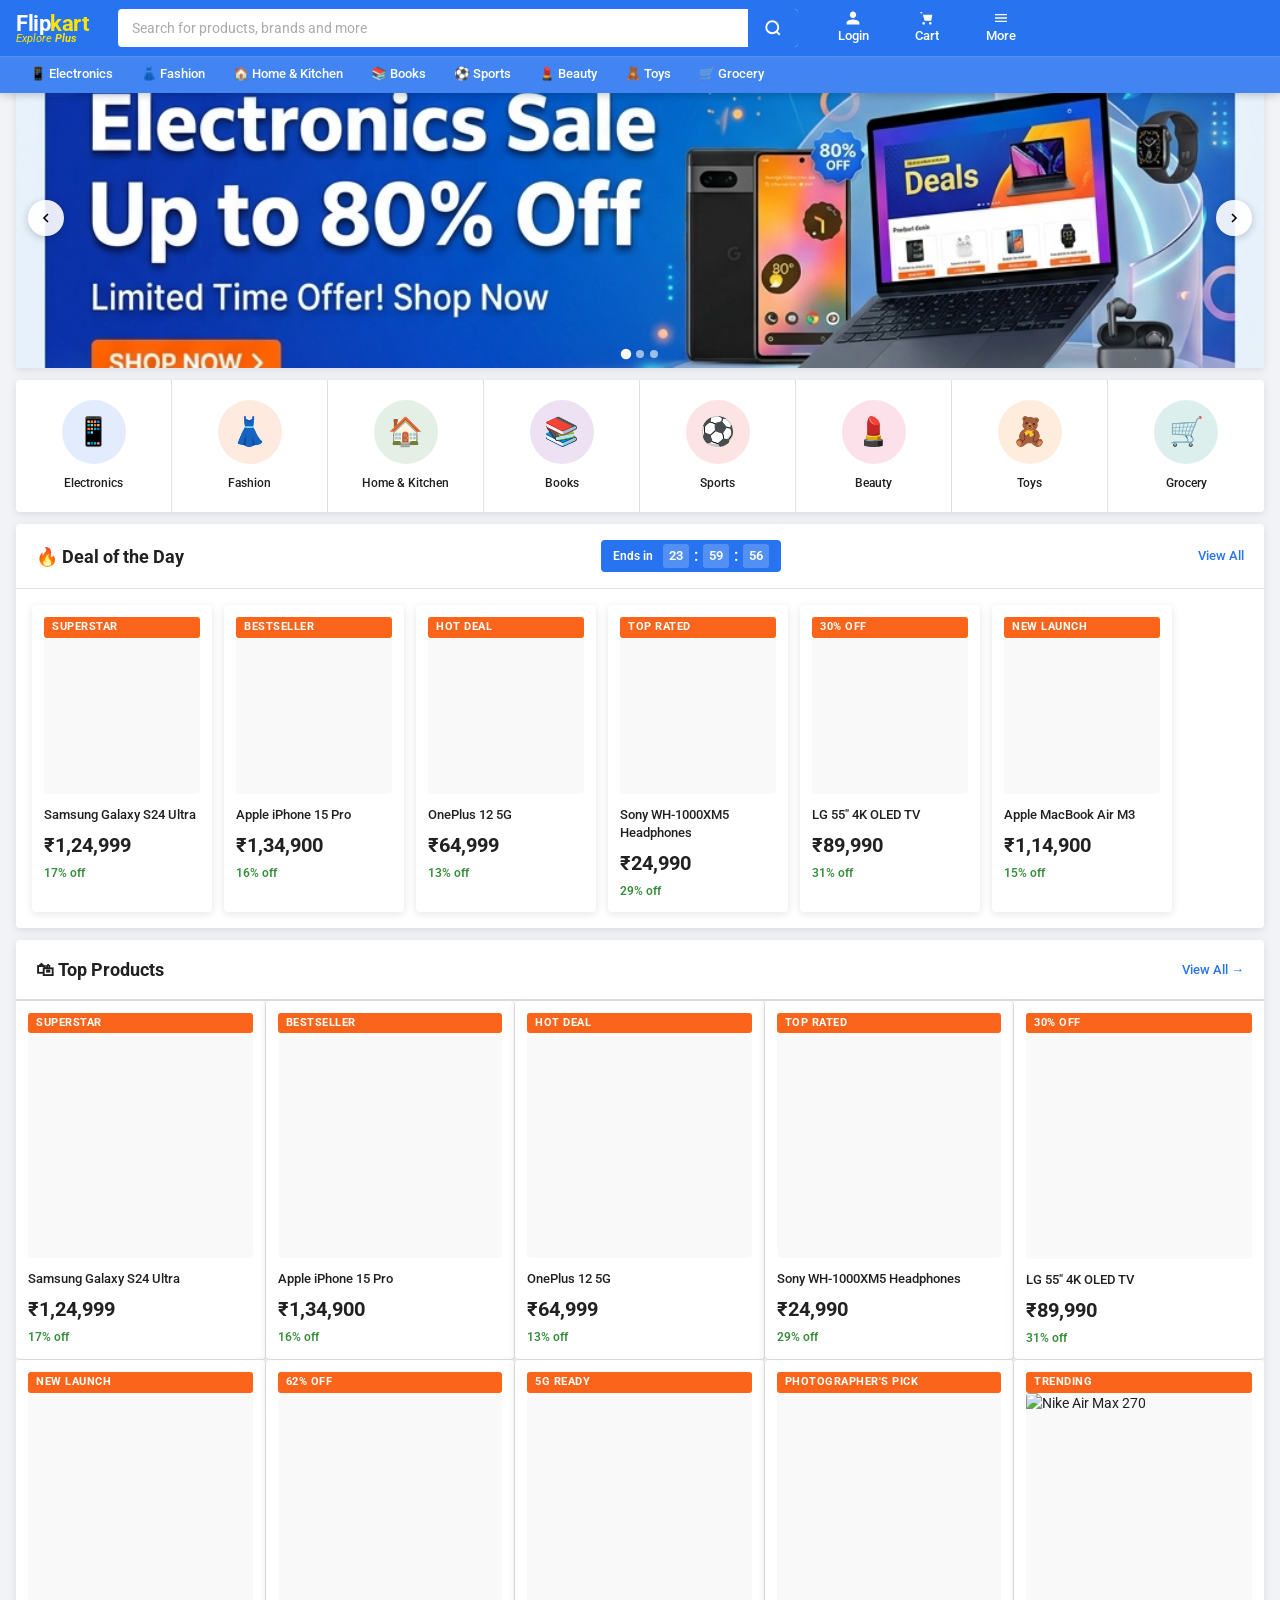
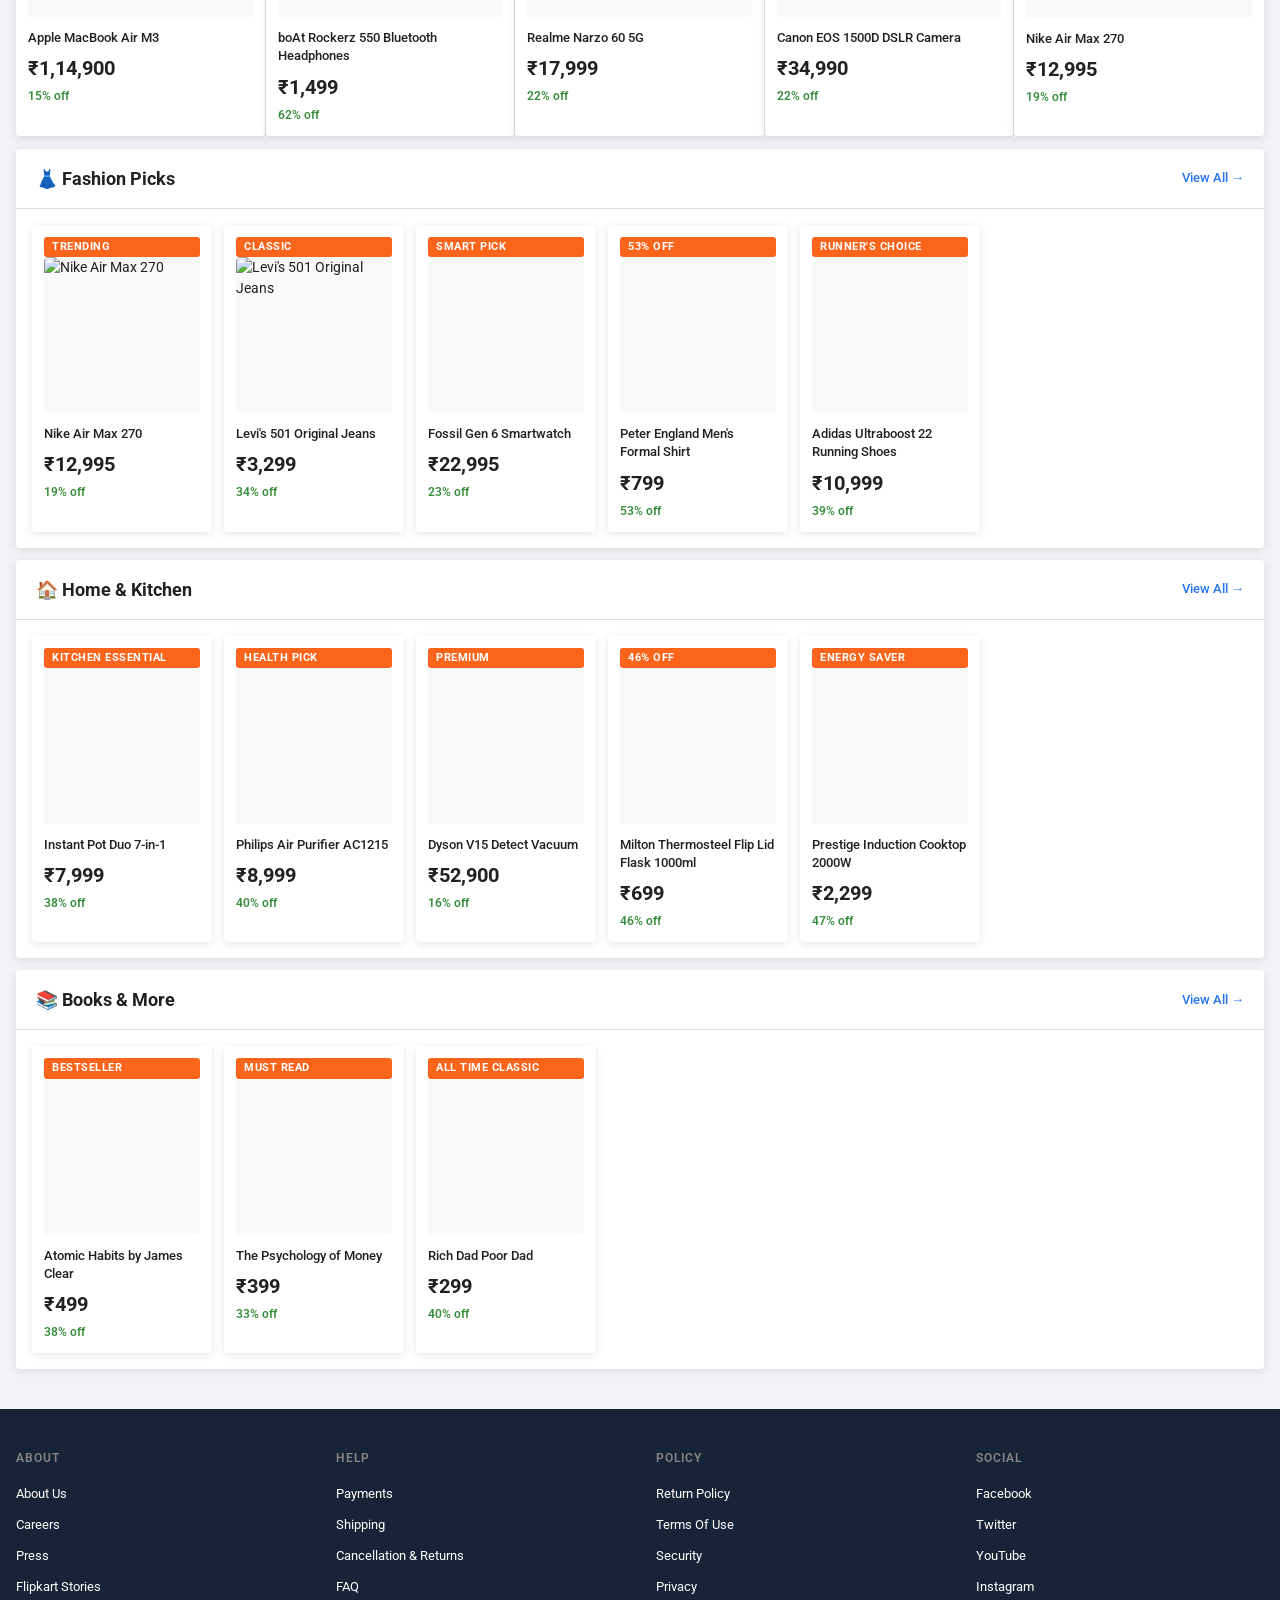
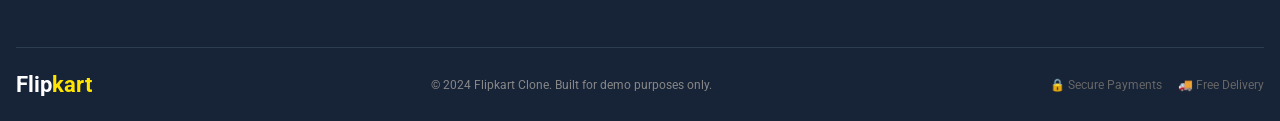
<file: index.html>
<!DOCTYPE html>
<html lang="en">
<head>
  <meta charset="UTF-8" />
  <meta name="viewport" content="width=device-width, initial-scale=1.0" />
  <title>Flipkart — India's Best Online Shopping Platform</title>
  <meta name="description" content="Buy Electronics, Fashion, Home & Kitchen and more at best prices. Free shipping, easy returns and exciting offers on Flipkart." />
  <link rel="stylesheet" href="css/global.css" />
  <link rel="stylesheet" href="css/header.css" />
  <link rel="stylesheet" href="css/home.css" />
</head>
<body>

  <!-- Header -->
  <header id="main-header"></header>

  <!-- Main Content -->
  <main class="page-content">
    <div class="container">

      <!-- Hero Slider -->
      <div class="card home-section hero-slider" id="hero-slider" style="margin-bottom:12px"></div>

      <!-- Categories -->
      <div class="card home-section categories-section">
        <div id="categories-grid" class="categories-grid"></div>
      </div>

      <!-- Deals of the Day -->
      <div class="card home-section deals-section" id="deals-section"></div>

      <!-- Featured Grid -->
      <div class="card home-section" id="featured-grid"></div>

      <!-- Fashion Row -->
      <div class="card home-section" id="fashion-section">
        <div class="section-header">
          <span class="section-title">👗 Fashion Picks</span>
          <a href="category.html?cat=fashion" class="section-link">View All →</a>
        </div>
        <div class="products-scroll" id="fashion-scroll"></div>
      </div>

      <!-- Home & Kitchen Row -->
      <div class="card home-section" id="home-section">
        <div class="section-header">
          <span class="section-title">🏠 Home & Kitchen</span>
          <a href="category.html?cat=home" class="section-link">View All →</a>
        </div>
        <div class="products-scroll" id="home-scroll"></div>
      </div>

      <!-- Books Row -->
      <div class="card home-section" id="books-section">
        <div class="section-header">
          <span class="section-title">📚 Books & More</span>
          <a href="category.html?cat=books" class="section-link">View All →</a>
        </div>
        <div class="products-scroll" id="books-scroll"></div>
      </div>

    </div>
  </main>

  <!-- Footer -->
  <footer id="main-footer"></footer>

  <!-- Toast container -->
  <div id="toast-container"></div>

  <!-- Scripts -->
  <script src="js/data.js"></script>
  <script src="js/cart.js"></script>
  <script src="js/header.js"></script>
  <script src="js/home.js"></script>
  <script>
    // Additional category row sections — use <a> tags for reliable navigation
    document.addEventListener('DOMContentLoaded', () => {
      const sections = [
        { id: 'fashion-scroll', cat: 'fashion' },
        { id: 'home-scroll',    cat: 'home' },
        { id: 'books-scroll',   cat: 'books' },
      ];
      sections.forEach(({ id, cat }) => {
        const el = document.getElementById(id);
        if (!el) return;
        const products = PRODUCTS.filter(p => p.category === cat).slice(0, 6);
        el.innerHTML = products.map(p => productCardHTML(p)).join('');
      });
    });
  </script>
</body>
</html>
</file>
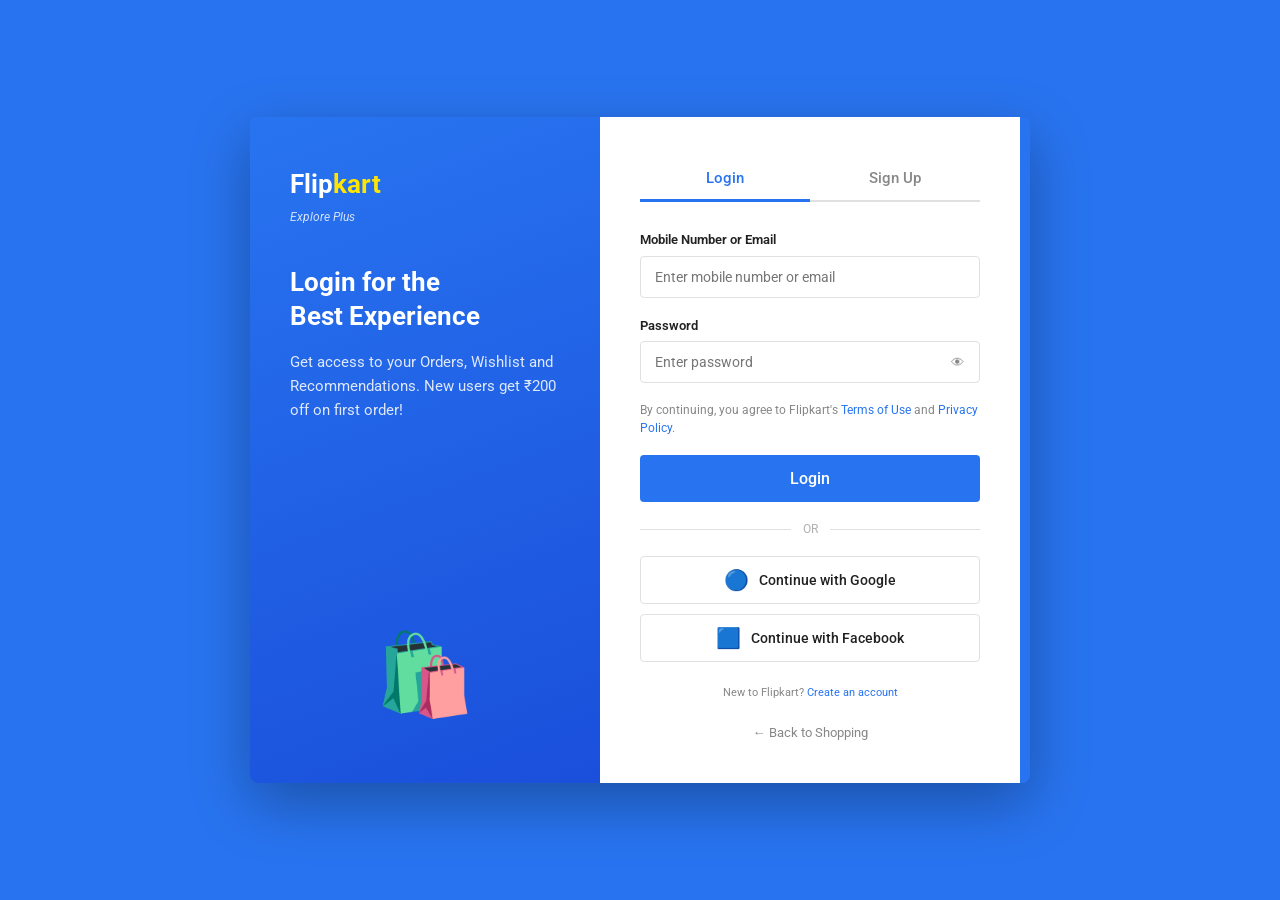
<file: auth.html>
<!DOCTYPE html>
<html lang="en">
<head>
  <meta charset="UTF-8" />
  <meta name="viewport" content="width=device-width, initial-scale=1.0" />
  <title>Login & Signup — Flipkart</title>
  <meta name="description" content="Login or create a new Flipkart account to start shopping." />
  <link rel="stylesheet" href="css/global.css" />
  <link rel="stylesheet" href="css/auth.css" />
</head>
<body>

  <div class="auth-page">
    <div class="auth-container">

      <!-- Left Panel -->
      <div class="auth-left">
        <div class="auth-logo">Flip<span>kart</span></div>
        <div class="auth-logo-tag">Explore Plus</div>
        <h2 class="auth-headline">Login for the<br/>Best Experience</h2>
        <p class="auth-subtext">Get access to your Orders, Wishlist and Recommendations. New users get ₹200 off on first order!</p>
        <div class="auth-illustration">🛍️</div>
      </div>

      <!-- Right Panel -->
      <div class="auth-right">

        <!-- Tabs -->
        <div class="auth-tabs">
          <button class="auth-tab active" id="tab-login">Login</button>
          <button class="auth-tab" id="tab-signup">Sign Up</button>
        </div>

        <!-- Login Form -->
        <div class="auth-form" id="login-form">
          <div class="form-group">
            <label class="form-label" for="login-mobile">Mobile Number or Email</label>
            <input type="text" class="form-input" id="login-mobile" placeholder="Enter mobile number or email" />
            <div class="form-error" id="mobile-error"></div>
          </div>
          <div class="form-group">
            <label class="form-label" for="login-password">Password</label>
            <div class="input-with-btn">
              <input type="password" class="form-input" id="login-password" placeholder="Enter password" />
              <button class="input-toggle-btn toggle-pw" type="button">👁</button>
            </div>
            <div class="form-error" id="pass-error"></div>
          </div>

          <p class="form-hint">By continuing, you agree to Flipkart's <a href="#" style="color:var(--primary)">Terms of Use</a> and <a href="#" style="color:var(--primary)">Privacy Policy</a>.</p>

          <button class="btn btn-primary btn-lg" id="login-submit" style="width:100%">Login</button>

          <div class="form-divider">OR</div>

          <div class="social-auth">
            <button class="social-btn">
              <span class="social-icon">🔵</span> Continue with Google
            </button>
            <button class="social-btn">
              <span class="social-icon">🟦</span> Continue with Facebook
            </button>
          </div>

          <div class="terms-text">
            New to Flipkart? <a href="#" id="goto-signup">Create an account</a>
          </div>
        </div>

        <!-- Signup Form -->
        <div class="auth-form hidden" id="signup-form">

          <!-- Step 1 -->
          <div id="signup-step1">
            <div class="form-group">
              <label class="form-label" for="signup-name">Full Name</label>
              <input type="text" class="form-input" id="signup-name" placeholder="Enter full name" />
              <div class="form-error" id="name-error"></div>
            </div>
            <div class="form-group">
              <label class="form-label" for="signup-mobile">Mobile Number</label>
              <input type="tel" class="form-input" id="signup-mobile" placeholder="10-digit mobile number" maxlength="10" />
              <div class="form-error" id="smobile-error"></div>
            </div>
            <div class="form-group">
              <label class="form-label" for="signup-email">Email Address</label>
              <input type="email" class="form-input" id="signup-email" placeholder="Enter email address" />
              <div class="form-error" id="email-error"></div>
            </div>
            <div class="form-group">
              <label class="form-label" for="signup-password">Password</label>
              <div class="input-with-btn">
                <input type="password" class="form-input" id="signup-password" placeholder="Create a strong password" />
                <button class="input-toggle-btn toggle-pw" type="button">👁</button>
              </div>
              <div class="form-error" id="spass-error"></div>
            </div>
            <button class="btn btn-primary btn-lg" id="signup-submit" style="width:100%">Continue</button>
          </div>

          <!-- OTP Step (hidden by default) -->
          <div id="otp-step" class="hidden" style="text-align:center">
            <div style="font-size:40px;margin-bottom:16px">📱</div>
            <h3 style="font-size:18px;font-weight:700;margin-bottom:8px">Verify Mobile Number</h3>
            <p style="font-size:13px;color:#878787;margin-bottom:24px">OTP sent to +91 <strong id="otp-mobile-display"></strong></p>
            <div class="otp-inputs">
              <input type="text" class="otp-digit" maxlength="1" />
              <input type="text" class="otp-digit" maxlength="1" />
              <input type="text" class="otp-digit" maxlength="1" />
              <input type="text" class="otp-digit" maxlength="1" />
              <input type="text" class="otp-digit" maxlength="1" />
              <input type="text" class="otp-digit" maxlength="1" />
            </div>
            <p style="font-size:13px;color:#878787;margin-top:16px">Didn't receive? <a href="#" style="color:var(--primary);font-weight:500">Resend OTP</a></p>
            <button class="btn btn-primary btn-lg" id="verify-otp-btn" style="width:100%;margin-top:20px">Verify & Create Account</button>
          </div>

        </div>

        <!-- Back link -->
        <div style="margin-top:20px;text-align:center">
          <a href="index.html" style="font-size:13px;color:#878787">← Back to Shopping</a>
        </div>

      </div>
    </div>
  </div>

  <div id="toast-container"></div>

  <script src="js/data.js"></script>
  <script src="js/cart.js"></script>
  <script src="js/auth.js"></script>
  <script>
    document.getElementById('goto-signup')?.addEventListener('click', e => {
      e.preventDefault();
      document.getElementById('tab-signup').click();
    });
  </script>
</body>
</html>
</file>
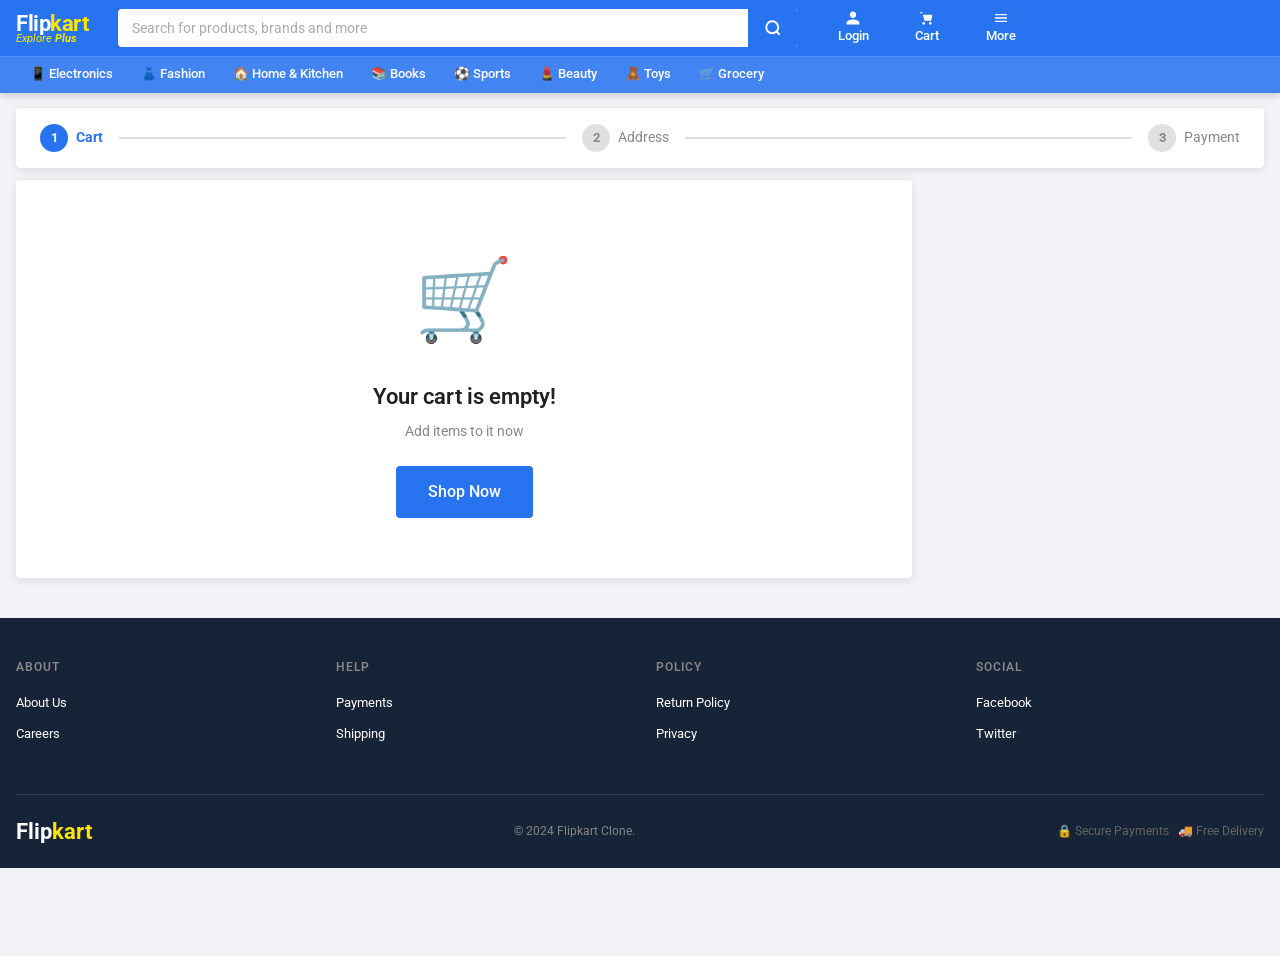
<file: cart.html>
<!DOCTYPE html>
<html lang="en">
<head>
  <meta charset="UTF-8" />
  <meta name="viewport" content="width=device-width, initial-scale=1.0" />
  <title>Cart — Flipkart</title>
  <meta name="description" content="Review your cart and place your order on Flipkart. Best prices with free delivery." />
  <link rel="stylesheet" href="css/global.css" />
  <link rel="stylesheet" href="css/header.css" />
  <link rel="stylesheet" href="css/cart.css" />
</head>
<body>

  <header id="main-header"></header>

  <main class="page-content">
    <div class="container">

      <!-- Breadcrumb -->
      <div style="padding:8px 0 12px;font-size:13px;color:#878787">
        <a href="index.html" style="color:var(--primary)">Home</a> &rsaquo;
        <span>Cart</span>
      </div>

      <!-- Progress steps -->
      <div style="background:white;border-radius:4px;padding:16px 24px;margin-bottom:12px;box-shadow:var(--card-shadow)">
        <div style="display:flex;align-items:center;gap:0">
          <div style="display:flex;align-items:center;gap:8px">
            <div style="width:28px;height:28px;border-radius:50%;background:var(--primary);color:white;display:flex;align-items:center;justify-content:center;font-size:13px;font-weight:700">1</div>
            <span style="font-size:14px;font-weight:700;color:var(--primary)">Cart</span>
          </div>
          <div style="flex:1;height:2px;background:var(--border);margin:0 16px"></div>
          <div style="display:flex;align-items:center;gap:8px">
            <div style="width:28px;height:28px;border-radius:50%;background:#e0e0e0;color:#878787;display:flex;align-items:center;justify-content:center;font-size:13px;font-weight:700">2</div>
            <span style="font-size:14px;color:#878787">Address</span>
          </div>
          <div style="flex:1;height:2px;background:var(--border);margin:0 16px"></div>
          <div style="display:flex;align-items:center;gap:8px">
            <div style="width:28px;height:28px;border-radius:50%;background:#e0e0e0;color:#878787;display:flex;align-items:center;justify-content:center;font-size:13px;font-weight:700">3</div>
            <span style="font-size:14px;color:#878787">Payment</span>
          </div>
        </div>
      </div>

      <div class="cart-layout">
        <div id="cart-content"></div>
        <div id="price-summary" class="price-summary"></div>
      </div>

    </div>
  </main>

  <footer id="main-footer"></footer>
  <div id="toast-container"></div>

  <script src="js/data.js"></script>
  <script src="js/cart.js"></script>
  <script src="js/header.js"></script>
  <script src="js/cart-page.js"></script>
</body>
</html>
</file>
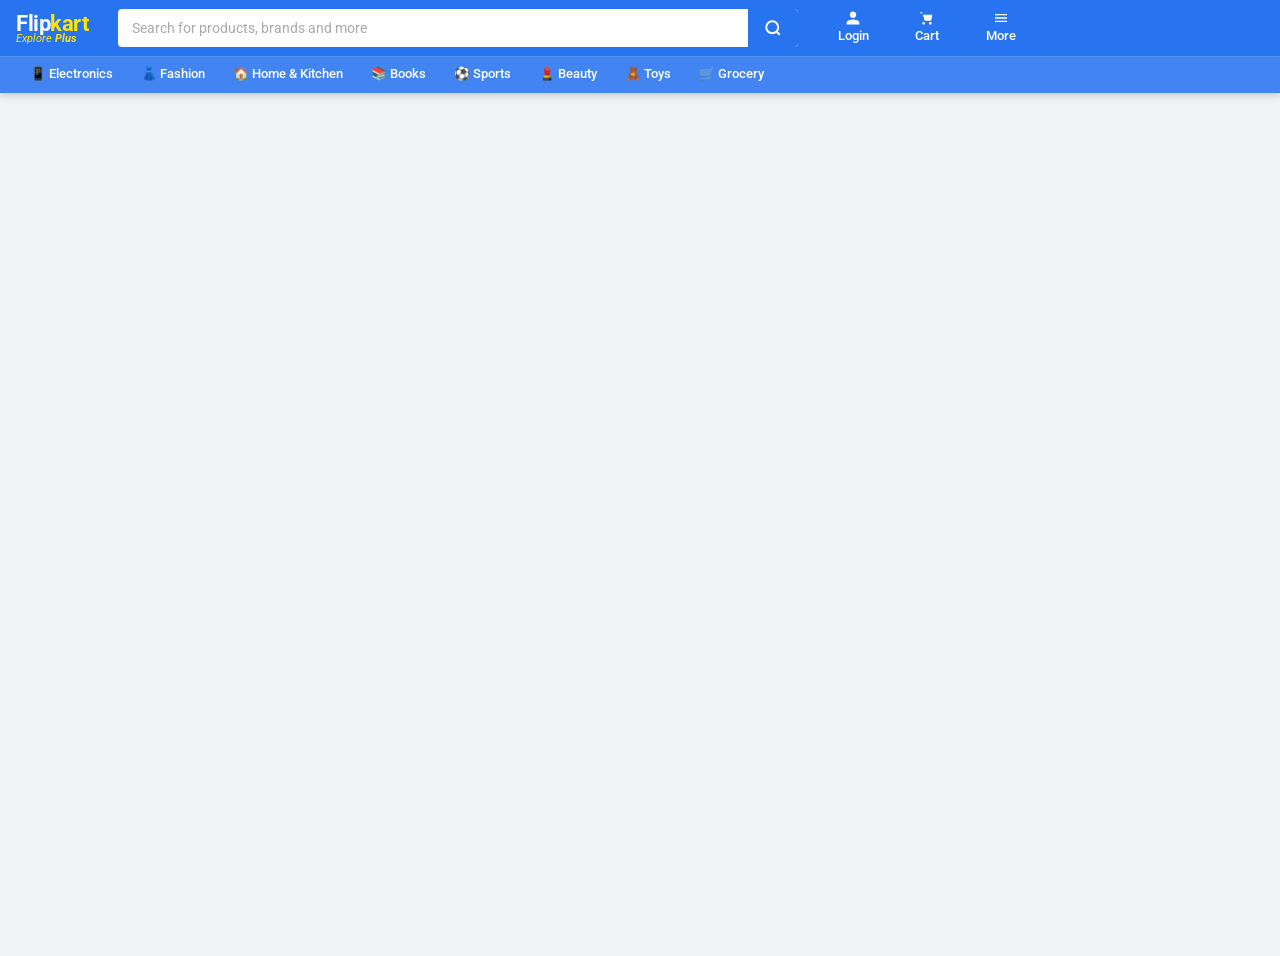
<file: category.html>
<!DOCTYPE html>
<html lang="en">
<head>
  <meta charset="UTF-8" />
  <meta name="viewport" content="width=device-width, initial-scale=1.0" />
  <title>Category — Flipkart</title>
  <meta name="description" content="Browse and filter products by category. Best prices with free delivery on Flipkart." />
  <link rel="stylesheet" href="css/global.css" />
  <link rel="stylesheet" href="css/header.css" />
  <link rel="stylesheet" href="css/category.css" />
</head>
<body>

  <header id="main-header"></header>

  <main class="page-content">
    <div class="container">

      <div style="padding:8px 0 12px;font-size:13px;color:#878787">
        <a href="index.html" style="color:var(--primary)">Home</a> &rsaquo;
        <span id="page-title">Category</span>
      </div>

      <div class="category-layout">

        <!-- Filter Sidebar -->
        <aside id="filter-sidebar" class="filter-sidebar"></aside>

        <!-- Products Area -->
        <div class="products-area">
          <!-- Sort Bar -->
          <div class="sort-bar" id="sort-bar"></div>
          <!-- Result info -->
          <div class="result-info" id="result-info"></div>
          <!-- Products Grid -->
          <div class="category-products" id="products-grid"></div>
          <!-- Pagination -->
          <div class="pagination" id="pagination"></div>
        </div>

      </div>
    </div>
  </main>

  <footer id="main-footer"></footer>
  <div id="toast-container"></div>

  <script src="js/data.js"></script>
  <script src="js/cart.js"></script>
  <script src="js/header.js"></script>
  <script src="js/category.js"></script>
</body>
</html>
</file>
<file: css/global.css>
/* ============================================================
   GLOBAL CSS — Design tokens, reset, utilities
   ============================================================ */

@import url('https://fonts.googleapis.com/css2?family=Roboto:wght@300;400;500;700&display=swap');

:root {
  --primary: #2874f0;
  --primary-dark: #1a5cc5;
  --primary-light: #e8f0fe;
  --accent: #fb641b;
  --accent-dark: #e5591a;
  --yellow: #ffe500;
  --green: #388e3c;
  --red: #ff0000;
  --bg: #f1f3f6;
  --white: #ffffff;
  --text-primary: #212121;
  --text-secondary: #878787;
  --text-muted: #b0b0b0;
  --border: #e0e0e0;
  --card-shadow: 0 2px 8px rgba(0,0,0,0.1);
  --radius: 4px;
  --radius-lg: 8px;
  --transition: 0.2s ease;
  --header-h: 56px;
}

*, *::before, *::after { box-sizing: border-box; margin: 0; padding: 0; }

html { scroll-behavior: smooth; }

body {
  font-family: 'Roboto', sans-serif;
  background: var(--bg);
  color: var(--text-primary);
  font-size: 14px;
  line-height: 1.5;
  min-height: 100vh;
}

a { text-decoration: none; color: inherit; }
ul { list-style: none; }
img { display: block; max-width: 100%; }
button { cursor: pointer; border: none; outline: none; font-family: inherit; }
input, select, textarea { font-family: inherit; outline: none; }

/* ── Scrollbar ── */
::-webkit-scrollbar { width: 6px; height: 6px; }
::-webkit-scrollbar-track { background: #f1f1f1; }
::-webkit-scrollbar-thumb { background: #bbb; border-radius: 3px; }

/* ── Layout Utilities ── */
.container { max-width: 1280px; margin: 0 auto; padding: 0 16px; }
.flex { display: flex; }
.hidden { display: none !important; }
.flex-center { display: flex; align-items: center; justify-content: center; }
.flex-between { display: flex; align-items: center; justify-content: space-between; }
.gap-8 { gap: 8px; }
.gap-12 { gap: 12px; }
.gap-16 { gap: 16px; }
.grid { display: grid; }

/* ── Page Wrapper ── */
.page-content { margin-top: var(--header-h); padding-top: 12px; }

/* ── Cards ── */
.card {
  background: var(--white);
  border-radius: var(--radius);
  box-shadow: var(--card-shadow);
  overflow: hidden;
}

/* ── Buttons ── */
.btn {
  display: inline-flex;
  align-items: center;
  justify-content: center;
  gap: 6px;
  padding: 10px 20px;
  border-radius: var(--radius);
  font-size: 14px;
  font-weight: 500;
  transition: all var(--transition);
  cursor: pointer;
  border: none;
  white-space: nowrap;
}
.btn-primary { background: var(--primary); color: var(--white); }
.btn-primary:hover { background: var(--primary-dark); transform: translateY(-1px); box-shadow: 0 4px 12px rgba(40,116,240,0.4); }
.btn-accent { background: var(--accent); color: var(--white); }
.btn-accent:hover { background: var(--accent-dark); transform: translateY(-1px); box-shadow: 0 4px 12px rgba(251,100,27,0.4); }
.btn-outline { background: transparent; color: var(--primary); border: 1px solid var(--primary); }
.btn-outline:hover { background: var(--primary-light); }
.btn-lg { padding: 14px 32px; font-size: 16px; }

/* ── Rating Stars ── */
.rating-badge {
  display: inline-flex;
  align-items: center;
  gap: 3px;
  background: var(--green);
  color: white;
  font-size: 12px;
  font-weight: 600;
  padding: 2px 6px;
  border-radius: 3px;
}
.rating-badge.high { background: #388e3c; }
.rating-badge.mid { background: #f9a825; }
.rating-badge.low { background: #e53935; }

/* ── Price Display ── */
.price-block { display: flex; align-items: baseline; gap: 8px; flex-wrap: wrap; }
.price-current { font-size: 20px; font-weight: 700; color: var(--text-primary); }
.price-original { font-size: 14px; color: var(--text-secondary); text-decoration: line-through; }
.price-discount { font-size: 14px; font-weight: 600; color: var(--green); }

/* ── Product Badge ── */
.badge {
  display: inline-block;
  padding: 2px 8px;
  border-radius: 3px;
  font-size: 11px;
  font-weight: 700;
  text-transform: uppercase;
  letter-spacing: 0.5px;
  background: var(--accent);
  color: white;
}
.badge-blue { background: var(--primary); }
.badge-green { background: var(--green); }
.badge-yellow { background: #f9a825; color: #333; }

/* ── Toast Notification ── */
#toast-container {
  position: fixed;
  bottom: 24px;
  left: 50%;
  transform: translateX(-50%);
  z-index: 9999;
  display: flex;
  flex-direction: column;
  gap: 8px;
  pointer-events: none;
}
.toast {
  background: #333;
  color: white;
  padding: 12px 24px;
  border-radius: 24px;
  font-size: 14px;
  font-weight: 500;
  box-shadow: 0 4px 20px rgba(0,0,0,0.3);
  animation: toastIn 0.3s ease, toastOut 0.3s ease 2.5s forwards;
  display: flex;
  align-items: center;
  gap: 8px;
}
.toast.success { background: #388e3c; }
.toast.error { background: #d32f2f; }
@keyframes toastIn { from { opacity: 0; transform: translateY(20px); } to { opacity: 1; transform: translateY(0); } }
@keyframes toastOut { from { opacity: 1; } to { opacity: 0; } }

/* ── Skeleton Loader ── */
.skeleton {
  background: linear-gradient(90deg, #e0e0e0 25%, #f0f0f0 50%, #e0e0e0 75%);
  background-size: 200% 100%;
  animation: shimmer 1.5s infinite;
  border-radius: 4px;
}
@keyframes shimmer { 0% { background-position: -200% 0; } 100% { background-position: 200% 0; } }

/* ── Section Headers ── */
.section-header {
  display: flex;
  align-items: center;
  justify-content: space-between;
  padding: 16px 20px;
  border-bottom: 1px solid var(--border);
}
.section-title { font-size: 18px; font-weight: 700; color: var(--text-primary); }
.section-link { color: var(--primary); font-size: 13px; font-weight: 500; transition: color var(--transition); }
.section-link:hover { color: var(--primary-dark); text-decoration: underline; }

/* ── Footer ── */
footer {
  background: #172337;
  color: #ccc;
  margin-top: 40px;
}
.footer-top {
  display: grid;
  grid-template-columns: repeat(auto-fit, minmax(200px, 1fr));
  gap: 32px;
  padding: 40px 0;
}
.footer-col h4 {
  color: var(--text-secondary);
  font-size: 12px;
  font-weight: 600;
  text-transform: uppercase;
  letter-spacing: 1px;
  margin-bottom: 16px;
}
.footer-col ul li { margin-bottom: 10px; }
.footer-col ul li a { color: #fff; font-size: 13px; transition: color var(--transition); }
.footer-col ul li a:hover { color: var(--yellow); }
.footer-bottom {
  border-top: 1px solid #2d3d50;
  padding: 20px 0;
  display: flex;
  align-items: center;
  justify-content: space-between;
  gap: 16px;
  flex-wrap: wrap;
}
.footer-logo { font-size: 22px; font-weight: 700; color: var(--white); }
.footer-logo span { color: var(--yellow); }
.footer-copy { font-size: 12px; color: var(--text-secondary); }

/* ── Responsive ── */
@media (max-width: 768px) {
  .container { padding: 0 8px; }
  .price-current { font-size: 18px; }
}
</file>
<file: css/header.css>
/* ============================================================
   HEADER CSS
   ============================================================ */

header {
  position: fixed;
  top: 0; left: 0; right: 0;
  z-index: 1000;
  background: var(--primary);
  box-shadow: 0 2px 8px rgba(0,0,0,0.2);
}

.header-inner {
  display: flex;
  align-items: center;
  gap: 12px;
  height: var(--header-h);
  padding: 0 16px;
  max-width: 1280px;
  margin: 0 auto;
}

/* Logo */
.logo {
  display: flex;
  flex-direction: column;
  line-height: 1;
  min-width: 90px;
  cursor: pointer;
  text-decoration: none;
}
.logo-text {
  font-size: 22px;
  font-weight: 700;
  color: var(--white);
  letter-spacing: -0.5px;
}
.logo-text span { color: var(--yellow); }
.logo-tagline {
  font-size: 11px;
  color: var(--yellow);
  font-style: italic;
  font-weight: 400;
  margin-top: -2px;
}

/* Search */
.search-wrapper {
  flex: 1;
  position: relative;
  max-width: 680px;
}
.search-bar {
  display: flex;
  align-items: center;
  background: var(--white);
  border-radius: var(--radius);
  overflow: hidden;
  width: 100%;
  transition: box-shadow var(--transition);
}
.search-bar:focus-within {
  box-shadow: 0 0 0 3px rgba(255,229,0,0.6);
}
#search-input {
  flex: 1;
  padding: 10px 14px;
  font-size: 14px;
  color: var(--text-primary);
  background: transparent;
  border: none;
}
#search-input::placeholder { color: #aaa; }
.search-btn {
  background: var(--primary);
  color: white;
  padding: 10px 16px;
  border: none;
  cursor: pointer;
  transition: background var(--transition);
  display: flex;
  align-items: center;
  justify-content: center;
}
.search-btn:hover { background: var(--primary-dark); }
.search-btn svg { width: 18px; height: 18px; }

/* Search Suggestions Dropdown */
.search-suggestions {
  position: absolute;
  top: calc(100% + 4px);
  left: 0; right: 0;
  background: white;
  border-radius: var(--radius);
  box-shadow: 0 8px 24px rgba(0,0,0,0.15);
  z-index: 100;
  display: none;
  max-height: 360px;
  overflow-y: auto;
}
.search-suggestions.show { display: block; }
.suggestion-item {
  display: flex;
  align-items: center;
  gap: 10px;
  padding: 10px 16px;
  cursor: pointer;
  transition: background var(--transition);
  font-size: 13px;
  color: var(--text-primary);
}
.suggestion-item:hover { background: #f5f5f5; }
.suggestion-item svg { color: #999; flex-shrink: 0; }
.suggestion-item strong { color: var(--primary); }

/* Nav Actions */
.nav-actions {
  display: flex;
  align-items: center;
  gap: 4px;
  margin-left: 8px;
}
.nav-btn {
  display: flex;
  flex-direction: column;
  align-items: center;
  color: white;
  padding: 6px 12px;
  border-radius: var(--radius);
  cursor: pointer;
  transition: background var(--transition);
  min-width: 70px;
  text-decoration: none;
  background: transparent;
  border: none;
  font-family: inherit;
  position: relative;
}
.nav-btn:hover { background: rgba(255,255,255,0.15); }
.nav-btn-label { font-size: 13px; font-weight: 500; }
.nav-btn-sub { font-size: 10px; color: rgba(255,255,255,0.8); }

/* Cart badge */
.cart-count {
  position: absolute;
  top: 2px; right: 8px;
  background: var(--yellow);
  color: #333;
  font-size: 10px;
  font-weight: 700;
  width: 16px; height: 16px;
  border-radius: 50%;
  display: flex;
  align-items: center;
  justify-content: center;
  line-height: 1;
}

/* Login dropdown */
.nav-dropdown {
  position: relative;
}
.dropdown-menu {
  position: absolute;
  top: calc(100% + 8px);
  right: 0;
  width: 220px;
  background: white;
  border-radius: var(--radius-lg);
  box-shadow: 0 8px 30px rgba(0,0,0,0.15);
  display: none;
  z-index: 200;
  overflow: hidden;
}
.nav-dropdown:hover .dropdown-menu { display: block; }
.dropdown-header {
  padding: 16px;
  background: linear-gradient(135deg, var(--primary), var(--primary-dark));
  color: white;
}
.dropdown-header p { font-size: 13px; margin-top: 4px; color: rgba(255,255,255,0.8); }
.dropdown-body a {
  display: flex;
  align-items: center;
  gap: 10px;
  padding: 12px 16px;
  font-size: 13px;
  color: var(--text-primary);
  transition: background var(--transition);
  border-bottom: 1px solid #f5f5f5;
}
.dropdown-body a:hover { background: #f5f5f5; color: var(--primary); }

/* More categories nav strip */
.header-categories {
  background: rgba(255,255,255,0.12);
  border-top: 1px solid rgba(255,255,255,0.1);
}
.categories-list {
  display: flex;
  align-items: center;
  gap: 0;
  height: 36px;
  overflow-x: auto;
  scrollbar-width: none;
  max-width: 1280px;
  margin: 0 auto;
  padding: 0 16px;
}
.categories-list::-webkit-scrollbar { display: none; }
.cat-link {
  display: flex;
  align-items: center;
  gap: 4px;
  color: white;
  font-size: 13px;
  font-weight: 500;
  padding: 0 14px;
  height: 36px;
  white-space: nowrap;
  border-bottom: 3px solid transparent;
  transition: border-color var(--transition);
  text-decoration: none;
}
.cat-link:hover, .cat-link.active { border-bottom-color: var(--yellow); }
</file>
<file: css/home.css>
/* ============================================================
   HOME PAGE CSS
   ============================================================ */

/* ── Hero Slider ── */
.hero-slider {
  position: relative;
  overflow: hidden;
  border-radius: 0;
  background: #ddd;
  cursor: pointer;
}
.slider-track {
  display: flex;
  transition: transform 0.6s cubic-bezier(0.25, 0.46, 0.45, 0.94);
  will-change: transform;
}
.slide {
  min-width: 100%;
  position: relative;
}
.slide img {
  width: 100%;
  height: 300px;
  object-fit: cover;
  display: block;
}
.slider-btn {
  position: absolute;
  top: 50%;
  transform: translateY(-50%);
  background: rgba(255,255,255,0.9);
  border: none;
  width: 36px; height: 36px;
  border-radius: 50%;
  display: flex;
  align-items: center;
  justify-content: center;
  cursor: pointer;
  z-index: 10;
  transition: all var(--transition);
  box-shadow: 0 2px 8px rgba(0,0,0,0.2);
}
.slider-btn:hover { background: white; box-shadow: 0 4px 16px rgba(0,0,0,0.3); }
.slider-prev { left: 12px; }
.slider-next { right: 12px; }
.slider-dots {
  position: absolute;
  bottom: 10px;
  left: 50%;
  transform: translateX(-50%);
  display: flex;
  gap: 6px;
}
.slider-dot {
  width: 8px; height: 8px;
  border-radius: 50%;
  background: rgba(255,255,255,0.6);
  cursor: pointer;
  transition: all var(--transition);
}
.slider-dot.active {
  background: white;
  transform: scale(1.3);
}

/* ── Category Grid ── */
.categories-section { margin-bottom: 12px; }
.categories-grid {
  display: grid;
  grid-template-columns: repeat(8, 1fr);
  gap: 0;
}
.category-item {
  display: flex;
  flex-direction: column;
  align-items: center;
  padding: 20px 8px;
  cursor: pointer;
  transition: transform var(--transition);
  text-decoration: none;
  color: var(--text-primary);
  border-right: 1px solid var(--border);
}
.category-item:last-child { border-right: none; }
.category-item:hover { transform: translateY(-3px); }
.cat-icon {
  width: 64px; height: 64px;
  border-radius: 50%;
  display: flex;
  align-items: center;
  justify-content: center;
  font-size: 28px;
  margin-bottom: 10px;
  transition: transform var(--transition);
  background: var(--bg);
}
.category-item:hover .cat-icon { transform: scale(1.1); }
.cat-name {
  font-size: 12px;
  font-weight: 500;
  text-align: center;
  color: var(--text-primary);
}

/* ── Deals Section ── */
.deals-section { margin-bottom: 12px; }
.deals-header {
  display: flex;
  align-items: center;
  justify-content: space-between;
  padding: 16px 20px;
  border-bottom: 1px solid var(--border);
}
.deals-title { font-size: 18px; font-weight: 700; }
.timer {
  display: flex;
  align-items: center;
  gap: 4px;
  background: var(--primary);
  color: white;
  padding: 4px 12px;
  border-radius: 4px;
  font-size: 13px;
  font-weight: 600;
}
.timer-label { margin-right: 6px; font-size: 12px; }
.time-block {
  background: rgba(255,255,255,0.2);
  padding: 2px 6px;
  border-radius: 3px;
  min-width: 26px;
  text-align: center;
}
.timer-sep { font-size: 16px; margin: 0 1px; }

/* Products horizontal scroll */
.products-scroll {
  display: flex;
  overflow-x: auto;
  padding: 16px;
  gap: 12px;
  scrollbar-width: none;
  scroll-behavior: smooth;
}
.products-scroll::-webkit-scrollbar { display: none; }

/* ── Product Card ── */
.product-card {
  min-width: 180px;
  max-width: 180px;
  display: flex;
  flex-direction: column;
  cursor: pointer;
  transition: transform var(--transition);
  padding: 12px;
  text-decoration: none;
  color: var(--text-primary);
}
.product-card:hover {
  transform: translateY(-4px);
  box-shadow: 0 8px 24px rgba(0,0,0,0.15) !important;
}
.product-card-img {
  width: 100%;
  aspect-ratio: 1;
  object-fit: contain;
  margin-bottom: 12px;
  border-radius: 4px;
  background: #f9f9f9;
  transition: transform var(--transition);
}
.product-card:hover .product-card-img { transform: scale(1.05); }
.product-card-name {
  font-size: 13px;
  font-weight: 500;
  line-height: 1.4;
  color: var(--text-primary);
  overflow: hidden;
  display: -webkit-box;
  -webkit-line-clamp: 2;
  -webkit-box-orient: vertical;
  margin-bottom: 6px;
}
.product-card-price { font-size: 14px; font-weight: 700; }
.product-card-discount { font-size: 12px; font-weight: 600; color: var(--green); }

/* ── Wide Product Grid ── */
.products-grid {
  display: grid;
  grid-template-columns: repeat(5, 1fr);
  gap: 0;
  border-top: 1px solid var(--border);
}
.products-grid .product-card {
  min-width: unset;
  max-width: unset;
  border-right: 1px solid var(--border);
  border-bottom: 1px solid var(--border);
}
.products-grid .product-card:nth-child(5n) { border-right: none; }

/* ── Promo Banner ── */
.promo-banners {
  display: grid;
  grid-template-columns: repeat(3, 1fr);
  gap: 12px;
  margin-bottom: 12px;
}
.promo-card {
  border-radius: var(--radius);
  overflow: hidden;
  cursor: pointer;
  transition: transform var(--transition);
}
.promo-card:hover { transform: translateY(-2px); box-shadow: 0 8px 20px rgba(0,0,0,0.12); }
.promo-card img { width: 100%; height: 160px; object-fit: cover; }
.promo-body {
  padding: 14px;
  display: flex;
  align-items: center;
  justify-content: space-between;
}
.promo-title { font-size: 16px; font-weight: 700; }
.promo-sub { font-size: 12px; color: var(--text-secondary); margin-top: 2px; }

/* ── Home Sections Container ── */
.home-section { margin-bottom: 12px; }

/* Responsive */
@media (max-width: 900px) {
  .categories-grid { grid-template-columns: repeat(4, 1fr); }
  .products-grid { grid-template-columns: repeat(3, 1fr); }
  .promo-banners { grid-template-columns: 1fr; }
}
@media (max-width: 600px) {
  .categories-grid { grid-template-columns: repeat(4, 1fr); }
  .products-grid { grid-template-columns: repeat(2, 1fr); }
  .slide img { height: 200px; }
}
</file>
<file: css/auth.css>
/* ============================================================
   AUTH PAGE CSS
   ============================================================ */

.auth-page {
  min-height: 100vh;
  display: flex;
  align-items: center;
  justify-content: center;
  background: var(--primary);
  padding: 20px;
}

.auth-container {
  display: grid;
  grid-template-columns: 350px 420px;
  border-radius: var(--radius-lg);
  overflow: hidden;
  box-shadow: 0 20px 60px rgba(0,0,0,0.3);
  max-width: 780px;
  width: 100%;
}

/* Left panel */
.auth-left {
  background: linear-gradient(160deg, var(--primary) 0%, #1a4fdb 100%);
  padding: 48px 40px;
  display: flex;
  flex-direction: column;
  color: white;
}
.auth-logo { font-size: 26px; font-weight: 700; margin-bottom: 4px; }
.auth-logo span { color: var(--yellow); }
.auth-logo-tag { font-size: 12px; font-style: italic; opacity: 0.8; margin-bottom: 40px; }
.auth-headline { font-size: 26px; font-weight: 700; line-height: 1.3; margin-bottom: 16px; }
.auth-subtext { font-size: 15px; opacity: 0.85; line-height: 1.6; flex: 1; }
.auth-illustration { font-size: 80px; margin-top: 32px; text-align: center; }

/* Right panel */
.auth-right {
  background: white;
  padding: 40px;
  display: flex;
  flex-direction: column;
}

/* Tabs */
.auth-tabs {
  display: flex;
  gap: 0;
  border-bottom: 2px solid var(--border);
  margin-bottom: 28px;
}
.auth-tab {
  flex: 1;
  text-align: center;
  padding: 12px;
  font-size: 15px;
  font-weight: 500;
  color: var(--text-secondary);
  cursor: pointer;
  border-bottom: 3px solid transparent;
  margin-bottom: -2px;
  transition: all var(--transition);
  background: none;
  border-top: none;
  border-left: none;
  border-right: none;
  font-family: inherit;
}
.auth-tab.active { color: var(--primary); border-bottom-color: var(--primary); }
.auth-tab:hover { color: var(--primary); }

/* Form */
.auth-form { display: flex; flex-direction: column; gap: 18px; }
.auth-form.hidden { display: none; }

.form-group { display: flex; flex-direction: column; gap: 6px; }
.form-label { font-size: 13px; font-weight: 600; color: var(--text-primary); }
.form-input {
  padding: 12px 14px;
  border: 1px solid var(--border);
  border-radius: var(--radius);
  font-size: 14px;
  color: var(--text-primary);
  transition: border-color var(--transition), box-shadow var(--transition);
  background: white;
}
.form-input:focus {
  border-color: var(--primary);
  box-shadow: 0 0 0 3px rgba(40,116,240,0.12);
}
.form-input.error { border-color: var(--red); }
.form-hint { font-size: 12px; color: var(--text-secondary); }
.form-error { font-size: 12px; color: var(--red); display: none; }
.form-error.show { display: block; }

/* Password toggle */
.input-with-btn { position: relative; }
.input-with-btn input { width: 100%; padding-right: 44px; }
.input-toggle-btn {
  position: absolute;
  right: 12px;
  top: 50%;
  transform: translateY(-50%);
  background: none;
  border: none;
  color: var(--text-secondary);
  cursor: pointer;
  padding: 4px;
}

.form-divider {
  display: flex;
  align-items: center;
  gap: 12px;
  color: var(--text-muted);
  font-size: 12px;
}
.form-divider::before, .form-divider::after {
  content: '';
  flex: 1;
  height: 1px;
  background: var(--border);
}

/* OTP input */
.otp-inputs {
  display: flex;
  gap: 10px;
  justify-content: center;
}
.otp-digit {
  width: 48px; height: 52px;
  border: 2px solid var(--border);
  border-radius: var(--radius);
  text-align: center;
  font-size: 20px;
  font-weight: 700;
  transition: border-color var(--transition);
}
.otp-digit:focus { border-color: var(--primary); outline: none; }

/* Terms */
.terms-text {
  font-size: 11px;
  color: var(--text-secondary);
  text-align: center;
  line-height: 1.6;
  margin-top: 4px;
}
.terms-text a { color: var(--primary); }

/* Social auth */
.social-auth { display: flex; flex-direction: column; gap: 10px; }
.social-btn {
  display: flex;
  align-items: center;
  justify-content: center;
  gap: 10px;
  padding: 11px;
  border: 1px solid var(--border);
  border-radius: var(--radius);
  font-size: 14px;
  font-weight: 500;
  background: white;
  cursor: pointer;
  transition: all var(--transition);
  color: var(--text-primary);
}
.social-btn:hover { background: #f5f5f5; border-color: #ccc; }
.social-icon { font-size: 20px; }

/* Success state */
.auth-success {
  text-align: center;
  padding: 40px 20px;
  display: none;
}
.auth-success.show { display: block; }
.success-icon { font-size: 64px; margin-bottom: 16px; }
.success-title { font-size: 20px; font-weight: 700; color: var(--green); margin-bottom: 8px; }
.success-sub { color: var(--text-secondary); font-size: 14px; }

@media (max-width: 700px) {
  .auth-container { grid-template-columns: 1fr; }
  .auth-left { padding: 30px; }
  .auth-illustration { display: none; }
  .auth-right { padding: 30px 24px; }
}
</file>
<file: css/cart.css>
/* ============================================================
   CART PAGE CSS
   ============================================================ */

.cart-layout {
  display: grid;
  grid-template-columns: 1fr 340px;
  gap: 12px;
  align-items: start;
}

/* ── Cart Items ── */
.cart-items-section {
  background: white;
  border-radius: var(--radius);
  box-shadow: var(--card-shadow);
}
.cart-section-header {
  padding: 14px 20px;
  border-bottom: 1px solid var(--border);
  font-size: 16px;
  font-weight: 700;
}

/* Address selector */
.address-bar {
  padding: 14px 20px;
  border-bottom: 1px solid var(--border);
  display: flex;
  align-items: center;
  gap: 10px;
  font-size: 14px;
  color: var(--text-secondary);
}
.address-bar strong { color: var(--text-primary); }
.change-link { color: var(--primary); cursor: pointer; font-weight: 500; margin-left: auto; }

/* Cart item */
.cart-item {
  display: flex;
  gap: 20px;
  padding: 20px;
  border-bottom: 1px solid var(--border);
  align-items: flex-start;
  transition: background var(--transition);
}
.cart-item:hover { background: #fafafa; }
.cart-item:last-child { border-bottom: none; }
.cart-item-img {
  width: 110px;
  height: 110px;
  object-fit: contain;
  background: #f9f9f9;
  border-radius: 4px;
  flex-shrink: 0;
  cursor: pointer;
  transition: transform var(--transition);
}
.cart-item-img:hover { transform: scale(1.05); }
.cart-item-body { flex: 1; }
.cart-item-name {
  font-size: 16px;
  font-weight: 500;
  color: var(--text-primary);
  margin-bottom: 4px;
  cursor: pointer;
}
.cart-item-name:hover { color: var(--primary); }
.cart-item-seller { font-size: 12px; color: var(--text-secondary); margin-bottom: 12px; }
.cart-item-seller span { color: var(--text-primary); font-weight: 500; }

/* Quantity controls */
.qty-controls {
  display: flex;
  align-items: center;
  gap: 0;
  border: 1px solid var(--border);
  border-radius: 4px;
  width: fit-content;
  margin-bottom: 16px;
  overflow: hidden;
}
.qty-btn {
  width: 36px; height: 36px;
  display: flex;
  align-items: center;
  justify-content: center;
  background: #f5f5f5;
  border: none;
  cursor: pointer;
  font-size: 18px;
  font-weight: 600;
  color: var(--text-primary);
  transition: background var(--transition);
}
.qty-btn:hover { background: #e8e8e8; color: var(--primary); }
.qty-btn:disabled { color: var(--text-muted); cursor: not-allowed; }
.qty-value {
  width: 48px;
  text-align: center;
  font-size: 15px;
  font-weight: 700;
  color: var(--text-primary);
  border: none;
  background: white;
  padding: 0 8px;
  height: 36px;
  display: flex;
  align-items: center;
  justify-content: center;
}

/* Cart item actions */
.cart-item-actions {
  display: flex;
  gap: 20px;
}
.cart-action-btn {
  background: none;
  border: none;
  color: var(--text-secondary);
  font-size: 13px;
  font-weight: 500;
  cursor: pointer;
  display: flex;
  align-items: center;
  gap: 4px;
  transition: color var(--transition);
  padding: 4px 0;
  text-transform: uppercase;
  letter-spacing: 0.5px;
}
.cart-action-btn:hover { color: var(--primary); }
.cart-action-btn.delete:hover { color: var(--red); }

/* Cart item price */
.cart-item-price { text-align: right; flex-shrink: 0; }
.cart-item-price .price-current { font-size: 18px; }

/* Delivery info in cart */
.cart-delivery { font-size: 12px; color: var(--green); font-weight: 500; margin-top: 4px; }

/* ── Empty Cart ── */
.empty-cart {
  text-align: center;
  padding: 60px 20px;
}
.empty-cart-icon { font-size: 80px; margin-bottom: 20px; }
.empty-cart h2 { font-size: 22px; font-weight: 600; margin-bottom: 8px; }
.empty-cart p { color: var(--text-secondary); margin-bottom: 24px; }

/* ── Price Summary ── */
.price-summary {
  background: white;
  border-radius: var(--radius);
  box-shadow: var(--card-shadow);
  position: sticky;
  top: calc(var(--header-h) + 12px);
}
.price-summary-header {
  padding: 14px 20px;
  border-bottom: 1px solid var(--border);
  font-size: 13px;
  font-weight: 700;
  color: var(--text-secondary);
  text-transform: uppercase;
  letter-spacing: 1px;
}
.price-summary-body { padding: 16px 20px; }
.price-row {
  display: flex;
  justify-content: space-between;
  font-size: 14px;
  margin-bottom: 12px;
}
.price-row:last-of-type { margin-bottom: 0; }
.price-row.total {
  font-size: 16px;
  font-weight: 700;
  color: var(--text-primary);
  padding-top: 12px;
  border-top: 1px dashed var(--border);
  margin-top: 12px;
}
.saving-row { color: var(--green); }
.discount-amount { color: var(--green); font-weight: 600; }
.total-saving {
  background: #e8f5e9;
  color: var(--green);
  padding: 10px 20px;
  font-size: 13px;
  font-weight: 500;
  text-align: center;
  border-top: 1px solid #c8e6c9;
}
.checkout-btn {
  width: 100%;
  padding: 16px;
  background: var(--accent);
  color: white;
  font-size: 16px;
  font-weight: 700;
  border: none;
  cursor: pointer;
  transition: background var(--transition), transform var(--transition);
  letter-spacing: 0.5px;
}
.checkout-btn:hover { background: var(--accent-dark); }

/* Safe checkout */
.safe-checkout {
  padding: 14px 20px;
  display: flex;
  align-items: center;
  justify-content: center;
  gap: 6px;
  font-size: 13px;
  color: var(--text-secondary);
  border-top: 1px solid var(--border);
}

/* Select all bar */
.select-all-bar {
  display: flex;
  align-items: center;
  gap: 10px;
  padding: 14px 20px;
  border-bottom: 1px solid var(--border);
  font-size: 14px;
}
.select-all-bar input { width: 16px; height: 16px; accent-color: var(--primary); }

@media (max-width: 900px) {
  .cart-layout { grid-template-columns: 1fr; }
  .price-summary { position: static; }
}
</file>
<file: css/category.css>
/* ============================================================
   CATEGORY PAGE CSS
   ============================================================ */

.category-layout {
  display: grid;
  grid-template-columns: 240px 1fr;
  gap: 12px;
  align-items: start;
}

/* ── Filter Sidebar ── */
.filter-sidebar {
  background: var(--white);
  border-radius: var(--radius);
  box-shadow: var(--card-shadow);
  position: sticky;
  top: calc(var(--header-h) + 12px);
}
.filter-header {
  display: flex;
  align-items: center;
  justify-content: space-between;
  padding: 14px 16px;
  border-bottom: 1px solid var(--border);
}
.filter-title { font-size: 16px; font-weight: 700; }
.filter-clear {
  color: var(--primary);
  font-size: 13px;
  cursor: pointer;
  background: none;
  border: none;
  font-weight: 500;
}
.filter-group { border-bottom: 1px solid var(--border); padding: 14px 16px; }
.filter-group-title {
  font-size: 13px;
  font-weight: 700;
  text-transform: uppercase;
  letter-spacing: 0.5px;
  margin-bottom: 12px;
  color: var(--text-primary);
}
.filter-option {
  display: flex;
  align-items: center;
  gap: 8px;
  margin-bottom: 10px;
  cursor: pointer;
  font-size: 13px;
  color: var(--text-primary);
}
.filter-option input[type="checkbox"] {
  width: 15px; height: 15px;
  accent-color: var(--primary);
  cursor: pointer;
}
.filter-option:hover { color: var(--primary); }
.filter-count { color: var(--text-muted); font-size: 12px; margin-left: auto; }

/* Price Range */
.price-range-inputs {
  display: flex;
  gap: 8px;
  margin-top: 8px;
}
.price-range-inputs input {
  width: 100%;
  padding: 6px 10px;
  border: 1px solid var(--border);
  border-radius: var(--radius);
  font-size: 13px;
}
.price-range-inputs input:focus { border-color: var(--primary); }
.price-go-btn {
  margin-top: 8px;
  width: 100%;
  padding: 8px;
  background: var(--primary);
  color: white;
  border-radius: var(--radius);
  font-size: 13px;
  font-weight: 500;
}

/* Rating filter */
.rating-filter-item {
  display: flex;
  align-items: center;
  gap: 6px;
  cursor: pointer;
  padding: 6px 0;
  font-size: 13px;
}
.rating-filter-item:hover { color: var(--primary); }
.star-fill { color: #f9a825; }

/* ── Products Area ── */
.products-area {}

/* Sort bar */
.sort-bar {
  background: var(--white);
  padding: 0 16px;
  display: flex;
  align-items: center;
  gap: 0;
  margin-bottom: 12px;
  border-radius: var(--radius);
  box-shadow: var(--card-shadow);
}
.sort-label { font-size: 13px; font-weight: 700; color: var(--text-secondary); margin-right: 16px; padding: 14px 0; }
.sort-option {
  padding: 14px 16px;
  font-size: 13px;
  color: var(--text-secondary);
  cursor: pointer;
  border-bottom: 3px solid transparent;
  transition: all var(--transition);
  white-space: nowrap;
  background: none;
  border-top: none;
  border-left: none;
  border-right: none;
  font-family: inherit;
}
.sort-option:hover { color: var(--primary); }
.sort-option.active { color: var(--primary); border-bottom-color: var(--primary); font-weight: 600; }

/* Category Products Grid */
.category-products {
  display: grid;
  grid-template-columns: repeat(4, 1fr);
  gap: 12px;
}
.cat-product-card {
  background: white;
  border-radius: var(--radius);
  padding: 16px;
  cursor: pointer;
  transition: transform var(--transition), box-shadow var(--transition);
  text-decoration: none;
  color: var(--text-primary);
  display: flex;
  flex-direction: column;
  box-shadow: var(--card-shadow);
}
.cat-product-card:hover {
  transform: translateY(-3px);
  box-shadow: 0 8px 24px rgba(0,0,0,0.12);
}
.cat-product-img {
  width: 100%;
  aspect-ratio: 1;
  object-fit: contain;
  margin-bottom: 12px;
  background: #f9f9f9;
  border-radius: 4px;
  transition: transform var(--transition);
}
.cat-product-card:hover .cat-product-img { transform: scale(1.05); }
.cat-product-name {
  font-size: 14px;
  font-weight: 500;
  line-height: 1.4;
  margin-bottom: 6px;
  overflow: hidden;
  display: -webkit-box;
  -webkit-line-clamp: 2;
  -webkit-box-orient: vertical;
}
.cat-product-rating { margin-bottom: 8px; }
.cat-product-price { font-size: 16px; font-weight: 700; }
.cat-product-old { font-size: 13px; color: var(--text-secondary); text-decoration: line-through; }
.cat-product-discount { font-size: 13px; font-weight: 600; color: var(--green); }

/* No results */
.no-results {
  grid-column: 1/-1;
  text-align: center;
  padding: 60px 20px;
  color: var(--text-secondary);
}
.no-results svg { margin-bottom: 16px; opacity: 0.3; }
.no-results h3 { font-size: 18px; margin-bottom: 8px; color: var(--text-primary); }

/* Pagination */
.pagination {
  display: flex;
  align-items: center;
  justify-content: center;
  gap: 8px;
  margin-top: 20px;
  padding-bottom: 20px;
}
.page-btn {
  padding: 8px 14px;
  border: 1px solid var(--border);
  background: white;
  border-radius: var(--radius);
  font-size: 13px;
  cursor: pointer;
  transition: all var(--transition);
}
.page-btn:hover, .page-btn.active { background: var(--primary); color: white; border-color: var(--primary); }
.page-btn:disabled { opacity: 0.5; cursor: not-allowed; }

/* Result count */
.result-info {
  font-size: 13px;
  color: var(--text-secondary);
  padding: 8px 0 12px;
}
.result-info strong { color: var(--text-primary); }

@media (max-width: 900px) {
  .category-layout { grid-template-columns: 1fr; }
  .filter-sidebar { position: static; }
  .category-products { grid-template-columns: repeat(2, 1fr); }
}
</file>
